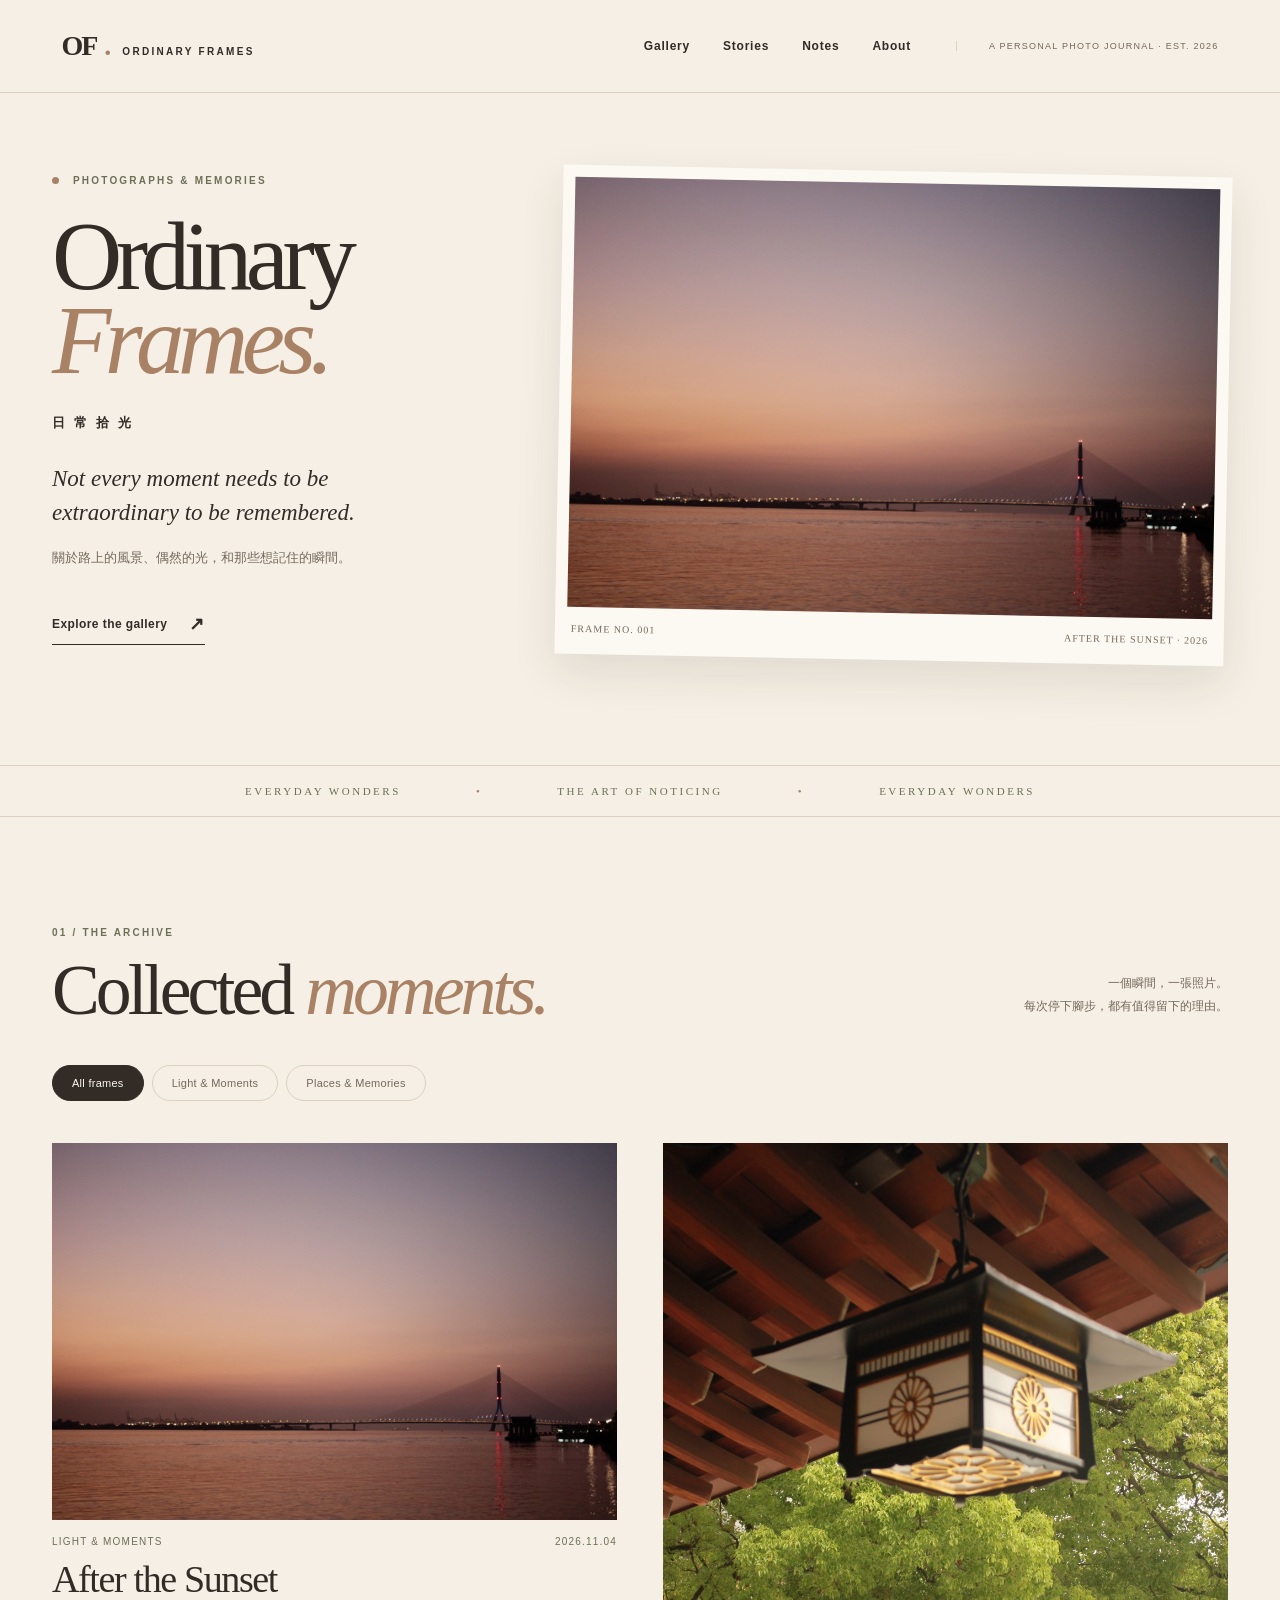
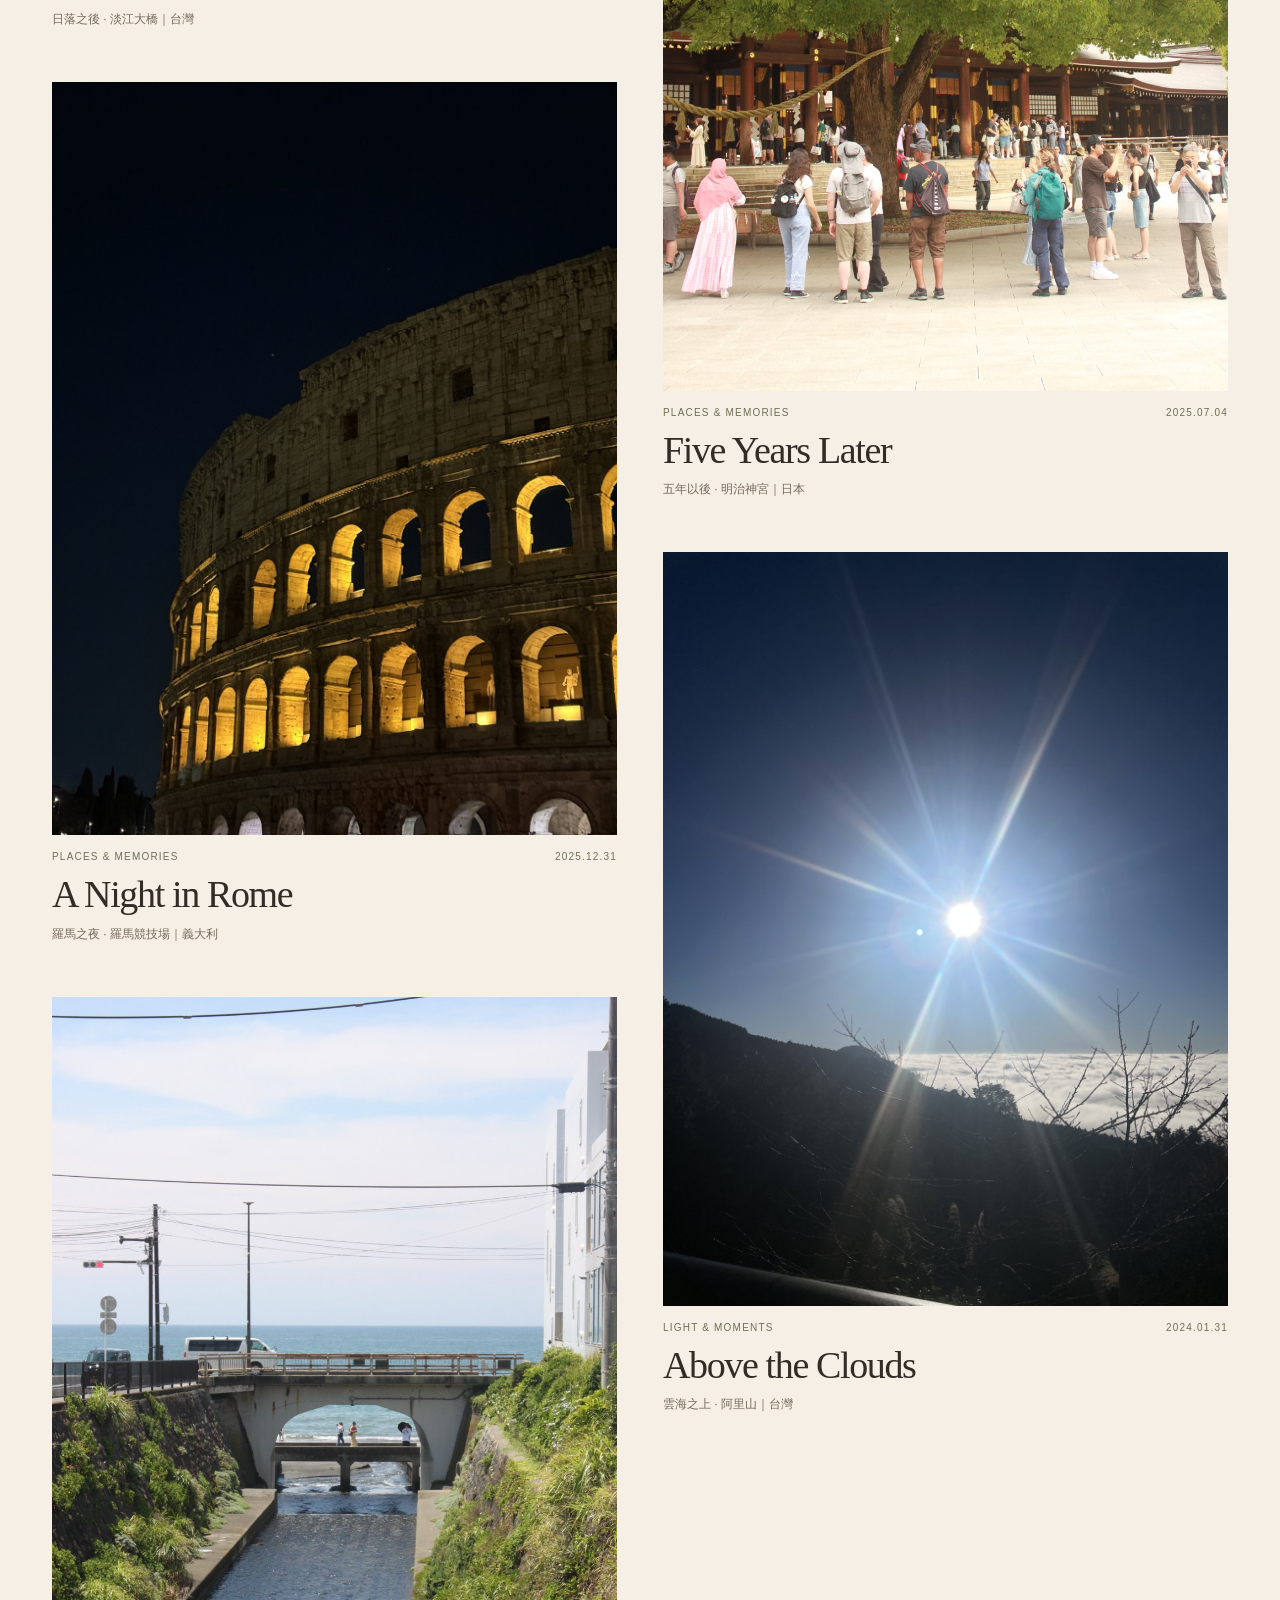
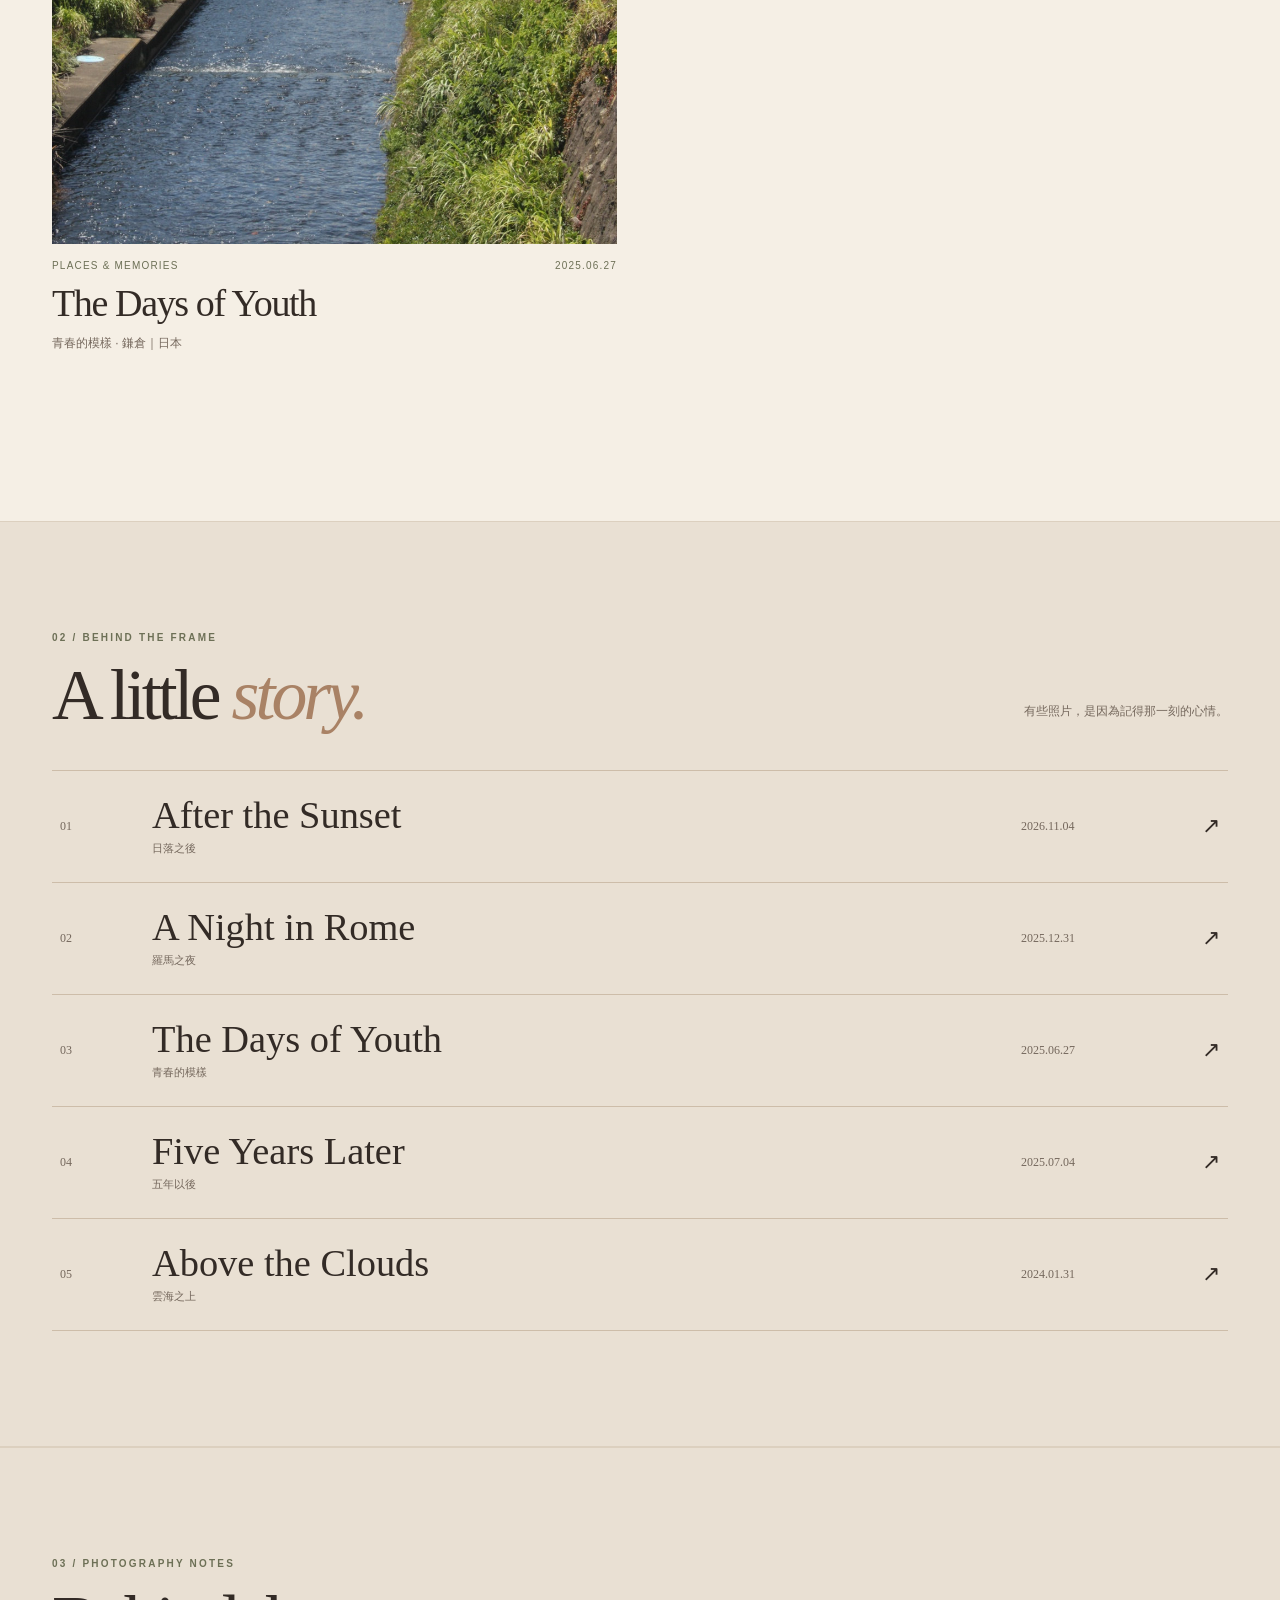
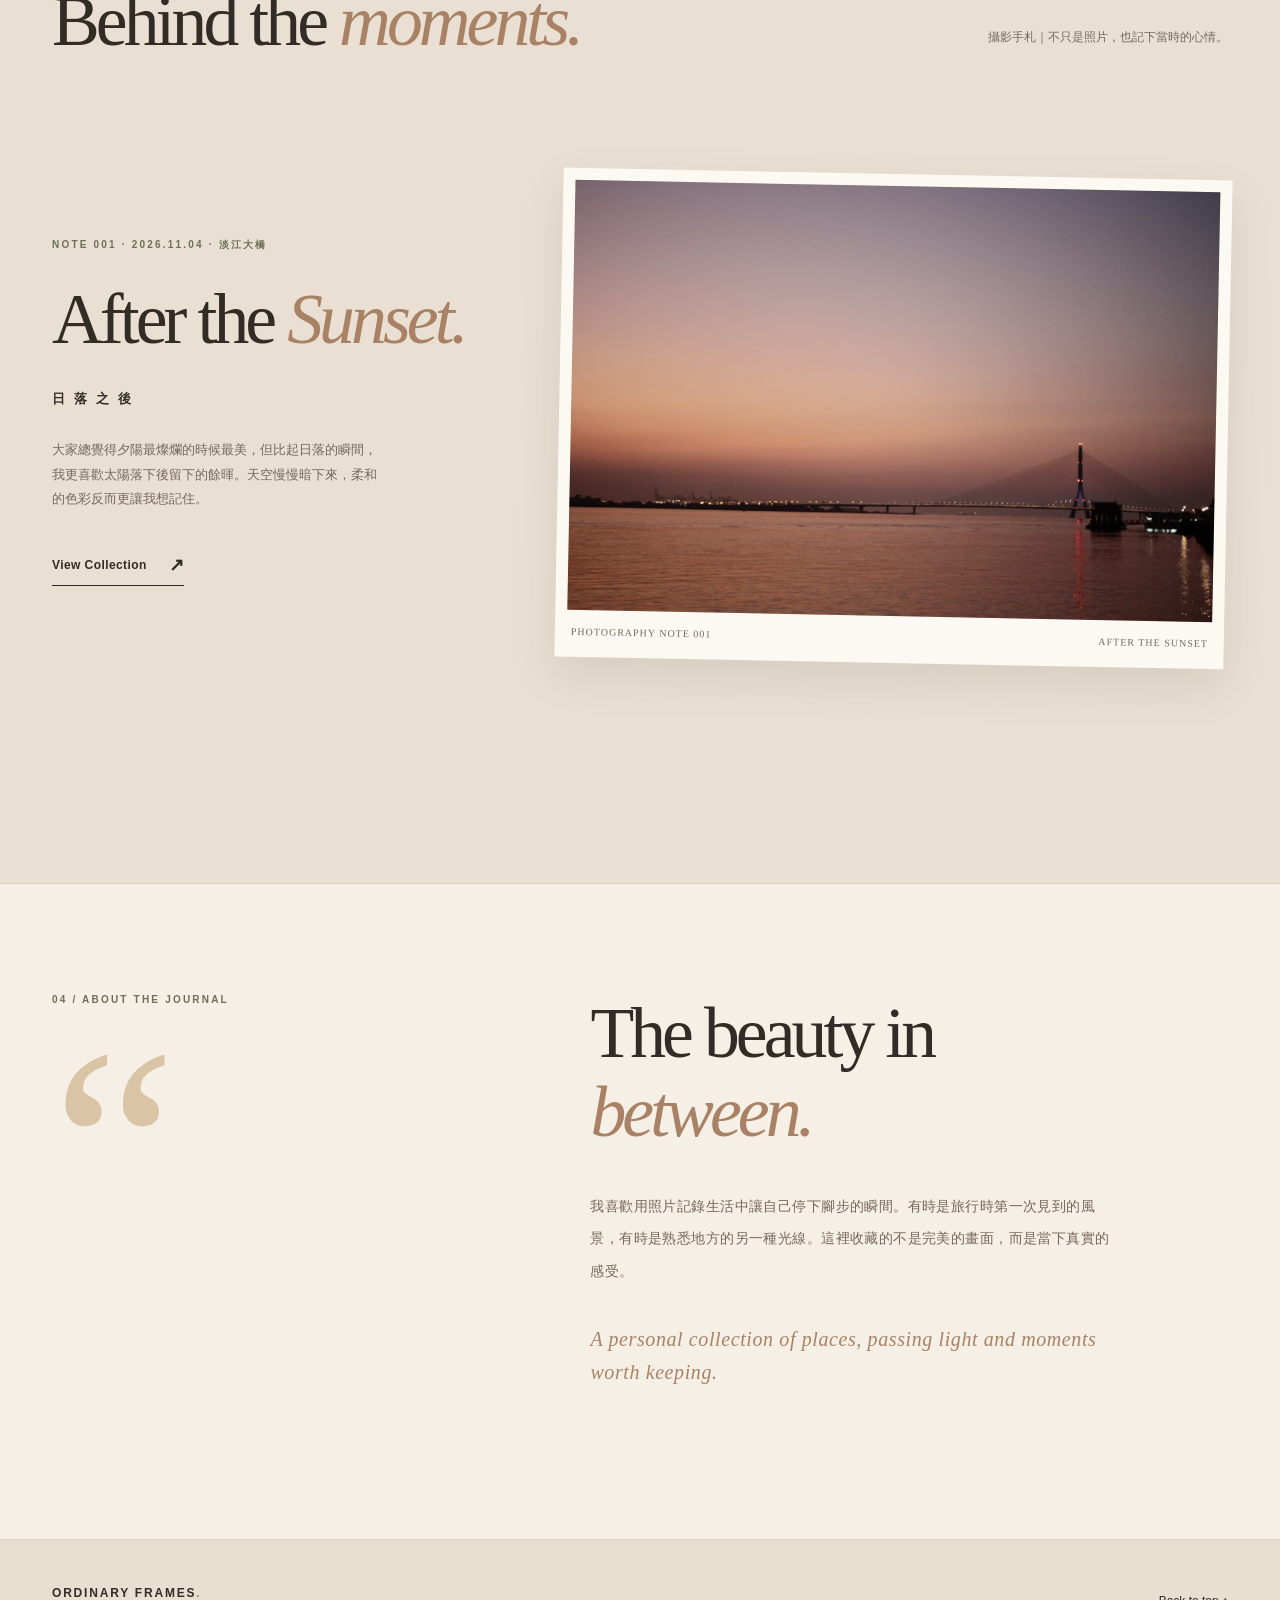
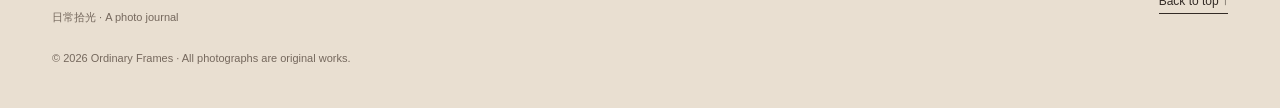
<file: index.html>
<!doctype html>
<html lang="zh-Hant">
<head>
  <meta charset="utf-8">
  <meta name="viewport" content="width=device-width, initial-scale=1">
  <meta name="theme-color" content="#f5efe5">
  <meta name="description" content="Ordinary Frames 日常拾光，收藏旅途中與生活裡值得記得的瞬間。">
  <title>Ordinary Frames — 日常拾光</title>
  <link rel="stylesheet" href="css/style.css">
  <script src="js/main.js" defer></script>
</head>
<body>
  <a class="skip-link" href="#gallery">跳至攝影作品</a>
  <header class="site-header">
    <a class="brand" href="index.html" aria-label="Ordinary Frames 返回首頁">OF<span class="brand-period">.</span><span class="brand-label">ORDINARY FRAMES</span></a>
    <nav class="main-nav" aria-label="主要導覽">
      <a href="#gallery">Gallery</a>
      <a href="#stories">Stories</a>
      <a href="#notes">Notes</a>
      <a href="#about">About</a>
    </nav>
    <span class="top-note">A PERSONAL PHOTO JOURNAL · EST. 2026</span>
  </header>
  <main>
    <section class="hero wrap" aria-labelledby="hero-heading">
      <div class="hero-copy">
        <p class="eyebrow"><span class="little-dot"></span> PHOTOGRAPHS & MEMORIES</p>
        <h1 id="hero-heading">Ordinary<br><em>Frames.</em></h1>
        <p class="hero-chinese">日常拾光</p>
        <p class="hero-description">Not every moment needs to be extraordinary to be remembered.</p>
        <p class="hero-description-cn">關於路上的風景、偶然的光，和那些想記住的瞬間。</p>
        <a class="text-link" href="#gallery">Explore the gallery <span aria-hidden="true">↗</span></a>
      </div>
      <figure class="hero-photo">
        <img src="assets/photos/after-the-sunset/after-the-sunset-001.jpg" alt="粉橘色晚霞映照河面與淡江大橋" fetchpriority="high" width="1536" height="1024">
        <figcaption><span>FRAME NO. 001</span><span>AFTER THE SUNSET · 2026</span></figcaption>
      </figure>
    </section>

    <div class="rule-band" aria-hidden="true"><span>EVERYDAY WONDERS</span><span>•</span><span>THE ART OF NOTICING</span><span>•</span><span>EVERYDAY WONDERS</span></div>

    <section class="section wrap" id="gallery" aria-labelledby="gallery-heading">
      <div class="section-head">
        <div><p class="eyebrow">01 / THE ARCHIVE</p><h2 id="gallery-heading">Collected <em>moments.</em></h2></div>
        <p class="section-side">一個瞬間，一張照片。<br>每次停下腳步，都有值得留下的理由。</p>
      </div>
      <div class="filters" role="group" aria-label="攝影作品篩選">
        <button type="button" class="filter active" data-filter="all" aria-pressed="true">All frames</button>
        <button type="button" class="filter" data-filter="light-and-moments" aria-pressed="false">Light & Moments</button>
        <button type="button" class="filter" data-filter="places-and-memories" aria-pressed="false">Places & Memories</button>
      </div>
      <div class="gallery-grid" id="gallery-grid" aria-live="polite"><p class="loading">正在整理攝影作品⋯⋯</p></div>
      <p class="empty" id="gallery-empty" hidden>此分類目前還沒有作品。</p>
    </section>

    <section class="section section-stories" id="stories" aria-labelledby="stories-heading">
      <div class="wrap">
        <div class="section-head"><div><p class="eyebrow">02 / BEHIND THE FRAME</p><h2 id="stories-heading">A little <em>story.</em></h2></div><p class="section-side">有些照片，是因為記得那一刻的心情。</p></div>
        <div class="story-list" id="story-list"><p class="loading">正在讀取故事⋯⋯</p></div>
      </div>
    </section>

    <section class="section section-stories" id="notes" aria-labelledby="notes-heading">
      <div class="wrap">
        <div class="section-head">
          <div>
            <p class="eyebrow">03 / PHOTOGRAPHY NOTES</p>
            <h2 id="notes-heading">Behind the <em>moments.</em></h2>
          </div>
          <p class="section-side">攝影手札｜不只是照片，也記下當時的心情。</p>
        </div>
        <!-- NOTE START: 新增手札時複製一整段 article，並更換內容及圖片路徑。 -->
        <article class="hero" aria-labelledby="note-after-sunset">
          <div class="hero-copy">
            <p class="eyebrow">NOTE 001 · 2026.11.04 · 淡江大橋</p>
            <h2 id="note-after-sunset">After the <em>Sunset.</em></h2>
            <p class="hero-chinese">日落之後</p>
            <p class="hero-description-cn">大家總覺得夕陽最燦爛的時候最美，但比起日落的瞬間，我更喜歡太陽落下後留下的餘暉。天空慢慢暗下來，柔和的色彩反而更讓我想記住。</p>
            <a class="text-link" href="collection.html?slug=after-the-sunset">View Collection <span aria-hidden="true">↗</span></a>
          </div>
          <figure class="hero-photo">
            <img src="assets/photos/after-the-sunset/after-the-sunset-001.jpg" alt="粉橘色餘暉映照淡江大橋與河面" loading="lazy" width="1536" height="1024">
            <figcaption><span>PHOTOGRAPHY NOTE 001</span><span>AFTER THE SUNSET</span></figcaption>
          </figure>
        </article>
        <!-- NOTE END -->
      </div>
    </section>

    <section class="section about-section wrap" id="about" aria-labelledby="about-heading">
      <div><p class="eyebrow">04 / ABOUT THE JOURNAL</p><div class="about-mark" aria-hidden="true">“</div></div>
      <div><h2 id="about-heading">The beauty in<br><em>between.</em></h2><p>我喜歡用照片記錄生活中讓自己停下腳步的瞬間。有時是旅行時第一次見到的風景，有時是熟悉地方的另一種光線。這裡收藏的不是完美的畫面，而是當下真實的感受。</p><p class="about-en">A personal collection of places, passing light and moments worth keeping.</p></div>
    </section>
  </main>
  <footer class="footer"><div class="wrap footer-inner"><div><strong>ORDINARY FRAMES<span class="brand-period">.</span></strong><p>日常拾光 · A photo journal</p></div><a href="#hero-heading" class="back-top">Back to top ↑</a><p>© 2026 Ordinary Frames · All photographs are original works.</p></div></footer>

  <dialog class="lightbox" id="lightbox" aria-label="放大檢視攝影作品">
    <div class="lightbox-inner"><button class="close-lightbox" id="lightbox-close" type="button" aria-label="關閉放大照片">×</button><button type="button" id="lightbox-prev" class="lightbox-arrow" aria-label="上一張">‹</button><figure><img id="lightbox-img" alt=""><figcaption id="lightbox-caption"></figcaption></figure><button type="button" id="lightbox-next" class="lightbox-arrow" aria-label="下一張">›</button></div>
  </dialog>
</body>
</html>
</file>
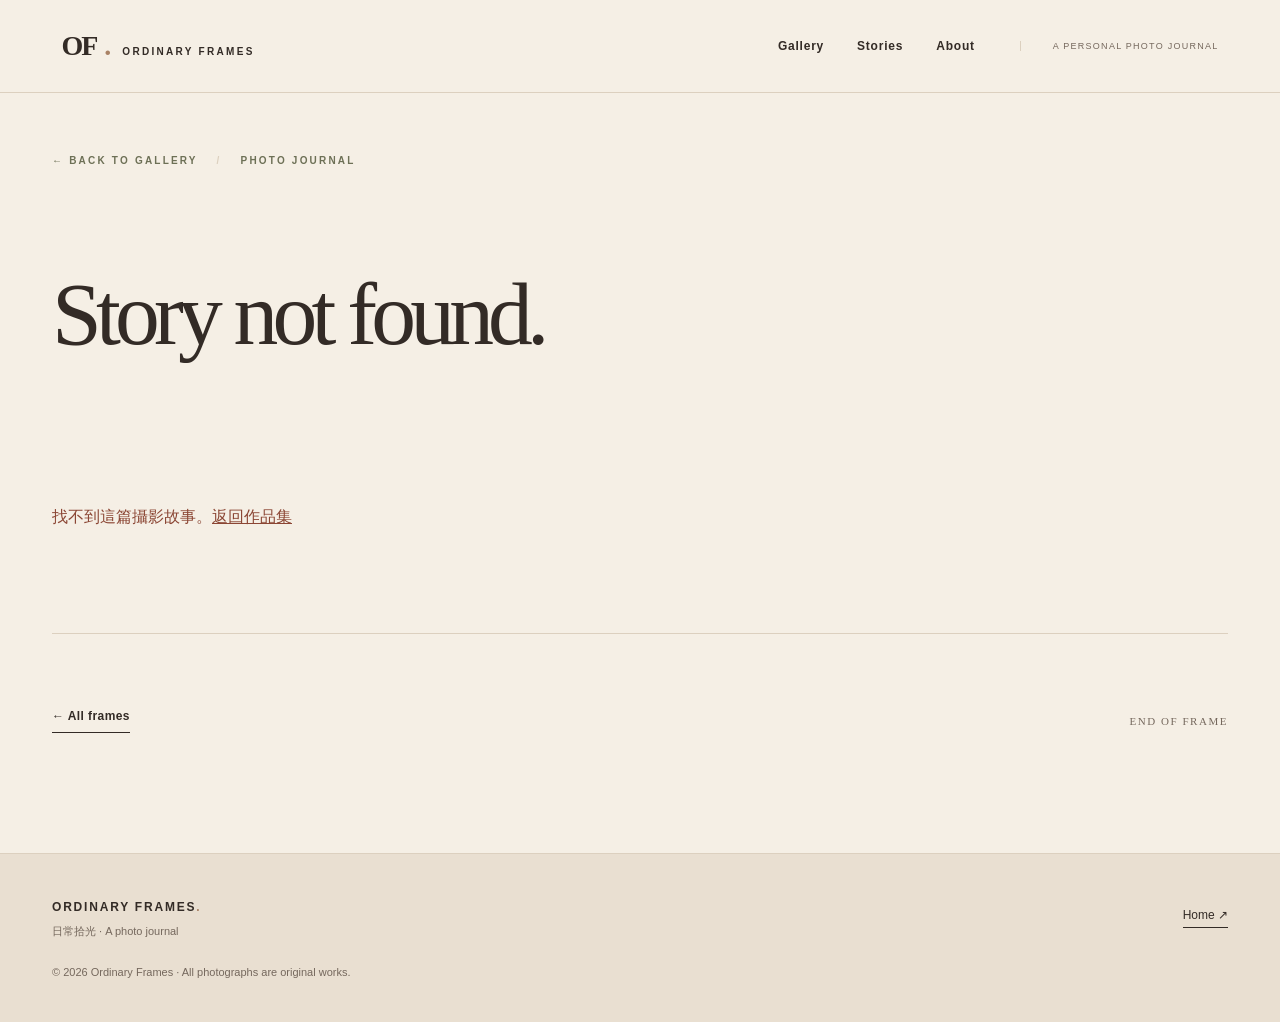
<file: collection.html>
<!doctype html>
<html lang="zh-Hant">
<head>
  <meta charset="utf-8"><meta name="viewport" content="width=device-width, initial-scale=1"><meta name="theme-color" content="#f5efe5">
  <title>Photo Story — Ordinary Frames</title>
  <link rel="stylesheet" href="css/style.css">
  <script src="js/collection.js" defer></script>
</head>
<body>
  <a class="skip-link" href="#collection-content">跳至攝影作品</a>
  <header class="site-header"><a class="brand" href="index.html" aria-label="返回首頁">OF<span class="brand-period">.</span><span class="brand-label">ORDINARY FRAMES</span></a><nav class="main-nav" aria-label="主要導覽"><a href="index.html#gallery">Gallery</a><a href="index.html#stories">Stories</a><a href="index.html#about">About</a></nav><span class="top-note">A PERSONAL PHOTO JOURNAL</span></header>
  <main class="collection-main wrap" id="collection-content">
    <p class="eyebrow"><a class="crumb" href="index.html#gallery">← BACK TO GALLERY</a> <span class="crumb-separator">/</span> <span id="collection-category">PHOTO JOURNAL</span></p>
    <header class="collection-heading"><div><p class="eyebrow" id="collection-date"></p><h1 id="collection-title">Loading story...</h1><p class="collection-subtitle" id="collection-subtitle"></p></div><p class="collection-intro" id="collection-description"></p></header>
    <div id="collection-photos" class="collection-photos"></div>
    <p id="collection-error" class="error-state" hidden>找不到這篇攝影故事。<a href="index.html#gallery">返回作品集</a></p>
    <div class="collection-bottom"><a class="text-link" href="index.html#gallery">← All frames</a><span>END OF FRAME</span></div>
  </main>
  <footer class="footer"><div class="wrap footer-inner"><div><strong>ORDINARY FRAMES<span class="brand-period">.</span></strong><p>日常拾光 · A photo journal</p></div><a class="back-top" href="index.html">Home ↗</a><p>© 2026 Ordinary Frames · All photographs are original works.</p></div></footer>
</body>
</html>
</file>
<file: css/style.css>
/* Ordinary Frames / Photo journal design system
   Colours, typography and layout are governed by AGENTS.md. */
:root {
  --paper: #F5EFE5;
  --paper-light: #FCF9F2;
  --sand: #D9C4A5;
  --clay: #A98265;
  --moss: #6D7056;
  --ink: #332B26;
  --muted: #75685D;
  --line: #DCD0BF;
  --serif: "Iowan Old Style", "Baskerville", "Times New Roman", Georgia, serif;
  --sans: "Noto Sans TC", "PingFang TC", "Microsoft JhengHei", Arial, sans-serif;
}
* { box-sizing: border-box; }
html { scroll-behavior: smooth; }
body { background: var(--paper); color: var(--ink); font-family: var(--sans); margin: 0; -webkit-font-smoothing: antialiased; }
img { display: block; max-width: 100%; }
a { color: inherit; }
button, a { -webkit-tap-highlight-color: transparent; }
button { font: inherit; }
button:focus-visible, a:focus-visible { outline: 3px solid var(--moss); outline-offset: 5px; }
::selection { background: #c8b093; color: var(--ink); }
[hidden] { display: none !important; }
.wrap { width: min(1320px, calc(100% - 104px)); margin: 0 auto; }
.skip-link { position: absolute; top: -100px; left: 20px; background: var(--ink); color: white; padding: 12px; z-index: 20; }
.skip-link:focus { top: 12px; }

.site-header { min-height: 93px; padding: 20px 4.8%; display: flex; align-items: center; gap: 45px; border-bottom: 1px solid var(--line); background: var(--paper); }
.brand { display: inline-flex; align-items: baseline; gap: 8px; text-decoration: none; white-space: nowrap; }
.brand:first-letter { color: var(--clay); }
.brand { font-family: var(--serif); font-size: 28px; line-height: 1; letter-spacing: -2px; font-weight: bold; }
.brand-period { color: var(--clay); }
.brand-label { margin-left: 5px; font-family: var(--sans); font-size: 10px; font-weight: 700; letter-spacing: .23em; }
.main-nav { display: flex; gap: 33px; align-items: center; margin-left: auto; }
.main-nav a { font-size: 12px; font-weight: 600; text-decoration: none; letter-spacing: .065em; padding: 8px 0; }
.main-nav a:hover { color: var(--clay); }
.top-note { border-left: 1px solid var(--line); padding-left: 32px; color: var(--muted); font-size: 9px; letter-spacing: .14em; white-space: nowrap; }

.hero { display: grid; grid-template-columns: minmax(0, .78fr) minmax(0, 1.22fr); align-items: center; gap: 6.7%; padding-top: 78px; padding-bottom: 105px; }
.hero-copy { padding-bottom: 12px; }
.eyebrow { font-size: 10px; letter-spacing: .22em; font-weight: 700; text-transform: uppercase; color: var(--moss); margin: 0 0 28px; }
.little-dot { display: inline-block; height: 7px; width: 7px; background: var(--clay); border-radius: 50%; margin-right: 9px; }
.hero h1 { font: 400 clamp(68px, 7.6vw, 136px)/.87 var(--serif); letter-spacing: -.068em; margin: 0; }
.hero h1 em, .section h2 em, .about-section h2 em { color: var(--clay); font-weight: 400; }
.hero-chinese { margin: 31px 0 30px; font-size: 13px; font-weight: 600; letter-spacing: .7em; }
.hero-description { font-family: var(--serif); font-size: clamp(17px, 2vw, 23px); font-style: italic; max-width: 330px; line-height: 1.5; margin: 0 0 15px; }
.hero-description-cn { color: var(--muted); font-size: 13px; line-height: 1.9; max-width: 330px; margin: 0 0 42px; }
.text-link { display: inline-flex; align-items: center; gap: 22px; border-bottom: 1px solid var(--ink); text-decoration: none; padding-bottom: 9px; font-size: 12px; font-weight: 650; letter-spacing: .035em; }
.text-link:hover { color: var(--clay); border-color: var(--clay); }
.text-link span { font-size: 18px; }
.hero-photo { margin: 0; padding: 12px 12px 0; background: var(--paper-light); box-shadow: 0 18px 45px rgba(54,38,24,.105); transform: rotate(1.1deg); }
.hero-photo img { width: 100%; height: auto; aspect-ratio: 3 / 2; object-fit: contain; background: #efe2d1; }
.hero-photo figcaption { padding: 16px 4px 20px; display: flex; justify-content: space-between; gap: 12px; font-family: var(--serif); font-size: 10px; letter-spacing: .1em; color: var(--muted); }
.rule-band { display: flex; justify-content: center; gap: min(6vw, 75px); overflow: hidden; border-top: 1px solid var(--line); border-bottom: 1px solid var(--line); padding: 19px 30px; font-family: var(--serif); color: var(--moss); white-space: nowrap; letter-spacing: .23em; font-size: 11px; }
.rule-band span:nth-child(2), .rule-band span:nth-child(4) { color: var(--clay); }
.section { padding-top: 110px; padding-bottom: 115px; }
.section-head { display: flex; align-items: end; justify-content: space-between; gap: 30px; padding-bottom: 35px; }
.section-head .eyebrow { margin-bottom: 13px; }
.section h2, .about-section h2 { margin: 0; font: 400 clamp(44px, 5.6vw, 80px)/1.1 var(--serif); letter-spacing: -.055em; }
.section-side { font-size: 12px; line-height: 1.9; color: var(--muted); max-width: 280px; text-align: right; }
.filters { display: flex; align-items: center; flex-wrap: wrap; gap: 8px; margin-bottom: 42px; }
.filter { cursor: pointer; border: 1px solid var(--line); background: transparent; color: var(--muted); border-radius: 100px; padding: 11px 19px; font-size: 11px; letter-spacing: .025em; transition: background .18s, color .18s, border-color .18s; }
.filter:hover { border-color: var(--clay); }
.filter.active { background: var(--ink); color: var(--paper-light); border-color: var(--ink); }
.gallery-grid { columns: 2; column-gap: 46px; }
.photo-card { break-inside: avoid; display: inline-block; width: 100%; margin: 0 0 54px; vertical-align: top; }
.photo-image-button { display: block; padding: 0; margin: 0; width: 100%; border: none; background: #e4d7c5; text-align: left; cursor: zoom-in; overflow: hidden; }
.photo-image-button img { width: 100%; height: auto; object-fit: contain; transition: transform .55s cubic-bezier(.2,.7,.2,1); }
.photo-image-button:hover img { transform: scale(1.025); }
.card-meta { display: flex; flex-wrap: wrap; justify-content: space-between; gap: 10px; margin-top: 16px; color: var(--moss); font-size: 10px; letter-spacing: .12em; text-transform: uppercase; }
.card-title { display: inline-block; font: 400 clamp(26px, 3vw, 38px)/1.1 var(--serif); letter-spacing: -.036em; text-decoration: none; margin-top: 12px; }
.card-title:hover { color: var(--clay); }
.card-subtitle { font-size: 12px; color: var(--muted); margin: 10px 0 0; }
.loading, .empty { font-size: 13px; color: var(--muted); padding: 30px 0; }
.section-stories { background: #e9e0d3; border-top: 1px solid var(--line); border-bottom: 1px solid var(--line); }
.story-list { border-top: 1px solid #cdbda9; }
.story-row { display: grid; grid-template-columns: 70px minmax(0, 1fr) 145px 32px; gap: 22px; align-items: center; min-height: 112px; padding: 16px 8px; border-bottom: 1px solid #cdbda9; text-decoration: none; transition: padding .2s, color .2s; }
.story-row:hover { padding-left: 20px; color: #9a7153; }
.story-no, .story-date { color: var(--muted); font-family: var(--serif); font-size: 12px; }
.story-name { display: flex; flex-direction: column; gap: 7px; }
.story-name strong { font: 400 clamp(24px, 3vw, 39px)/1 var(--serif); }
.story-name small { font-size: 11px; color: var(--muted); }
.story-arrow { font-family: var(--serif); font-size: 22px; justify-self: end; }
.about-section { display: grid; grid-template-columns: minmax(0,.66fr) minmax(0,1fr); gap: 10%; padding-bottom: 130px; }
.about-mark { font: 280px/.8 var(--serif); color: var(--sand); margin-top: 30px; }
.about-section h2 { margin-bottom: 38px; }
.about-section p:not(.eyebrow) { max-width: 530px; line-height: 2.35; letter-spacing: .03em; color: var(--muted); font-size: 14px; }
.about-section .about-en { margin-top: 35px; font-family: var(--serif); font-style: italic; color: var(--clay) !important; font-size: 20px !important; line-height: 1.65 !important; }
.footer { border-top: 1px solid var(--line); background: #E9DFD1; }
.footer-inner { display: grid; grid-template-columns: minmax(0,1fr) auto; align-items: center; padding-top: 43px; padding-bottom: 44px; gap: 15px; }
.footer strong { font-size: 12px; letter-spacing: .15em; }
.footer p { color: var(--muted); font-size: 11px; margin: 9px 0 0; }
.footer-inner > p { grid-column: 1 / -1; margin: 12px 0 0; }
.back-top { font-size: 12px; text-decoration: none; border-bottom: 1px solid currentColor; padding-bottom: 5px; }
.lightbox { border: none; padding: 0; width: min(1150px, 96vw); max-height: 96vh; background: #221f1a; color: white; overflow: visible; }
.lightbox::backdrop { background: rgba(15, 13, 12, .94); }
.lightbox-inner { display: grid; grid-template-columns: 54px minmax(0,1fr) 54px; align-items: center; padding: 30px 10px 18px; gap: 6px; }
.lightbox-inner figure { margin: 0; text-align: center; min-width: 0; }
.lightbox-inner img { margin: auto; width: auto; height: auto; max-height: calc(91vh - 110px); max-width: 100%; object-fit: contain; }
.lightbox-inner figcaption { margin: 14px 0 0; font-family: var(--serif); font-size: 13px; color: #ded2c4; }
.lightbox-arrow, .close-lightbox { background: transparent; color: white; border: none; cursor: pointer; }
.lightbox-arrow { font: 40px var(--serif); }
.close-lightbox { position: absolute; top: 1px; right: 15px; font-size: 32px; z-index: 2; }

.collection-main { min-height: 75vh; padding-top: 62px; padding-bottom: 120px; }
.crumb { text-decoration: none; }
.crumb:hover { color: var(--clay); }
.crumb-separator { margin: 0 14px; color: var(--line); }
.collection-heading { display: grid; grid-template-columns: 1fr minmax(250px,.6fr); gap: 5%; margin: 80px 0 72px; align-items: end; }
.collection-heading .eyebrow { margin: 0 0 25px; }
.collection-heading h1 { font: 400 clamp(54px, 7vw, 112px)/.95 var(--serif); letter-spacing: -.065em; margin: 0 0 23px; overflow-wrap: anywhere; }
.collection-subtitle { font-size: 17px; letter-spacing: .18em; color: var(--clay); }
.collection-intro { font-size: 14px; line-height: 2.35; color: var(--muted); margin: 0; }
.collection-photos { display: grid; gap: 48px; }
.collection-figure { display: flex; align-items: center; flex-direction: column; margin: 0; }
.collection-figure img { width: auto; height: auto; max-height: 82vh; max-width: 100%; object-fit: contain; box-shadow: 0 17px 38px rgba(56,41,31,.085); }
.collection-figure figcaption { width: min(100%, 900px); padding: 16px 2px; font: 12px var(--serif); color: var(--muted); text-align: left; }
.collection-bottom { display: flex; justify-content: space-between; align-items: center; gap: 20px; padding-top: 75px; margin-top: 65px; border-top: 1px solid var(--line); }
.collection-bottom > span { font: 11px var(--serif); letter-spacing: .14em; color: var(--muted); }
.error-state { padding: 40px 0; color: #8b4634; }

@media (max-width: 1100px) {
  .wrap { width: min(100% - 64px, 960px); }
  .site-header { gap: 20px; }
  .top-note { display: none; }
  .hero { gap: 4%; }
  .hero h1 { font-size: clamp(65px, 8vw, 95px); }
}
@media (max-width: 730px) {
  .wrap { width: calc(100% - 38px); }
  .site-header { min-height: 74px; padding: 16px 19px; flex-wrap: wrap; gap: 9px; }
  .brand { font-size: 25px; }
  .brand-label { font-size: 9px; }
  .main-nav { gap: 21px; margin-left: auto; }
  .main-nav a { font-size: 11px; }
  .hero { display: flex; flex-direction: column; align-items: stretch; padding-top: 65px; padding-bottom: 75px; }
  .hero-copy { padding-bottom: 50px; }
  .hero h1 { font-size: clamp(71px, 14vw, 110px); }
  .hero-chinese { margin: 26px 0; }
  .hero-description-cn { margin-bottom: 26px; }
  .hero-photo { margin: 0 4px; }
  .rule-band { gap: 35px; font-size: 10px; justify-content: flex-start; }
  .section { padding-top: 78px; padding-bottom: 82px; }
  .section-head { align-items: start; flex-direction: column; gap: 6px; padding-bottom: 30px; }
  .section-side { text-align: left; max-width: 100%; }
  .gallery-grid { columns: 1; }
  .photo-card { margin-bottom: 43px; }
  .story-row { grid-template-columns: 34px minmax(0,1fr) 25px; min-height: 95px; gap: 12px; }
  .story-date { display: none; }
  .story-name strong { font-size: clamp(23px, 6vw, 33px); }
  .about-section { grid-template-columns: 1fr; gap: 0; }
  .about-mark { display: none; }
  .about-section h2 { font-size: 60px; }
  .collection-main { padding-top: 42px; }
  .collection-heading { grid-template-columns: 1fr; gap: 25px; margin: 53px 0 45px; }
  .collection-heading h1 { font-size: clamp(54px, 12vw, 90px); }
  .lightbox-inner { grid-template-columns: 30px minmax(0,1fr) 30px; padding: 43px 3px 13px; gap: 0; }
  .lightbox-arrow { font-size: 30px; }
  .lightbox-inner img { max-height: calc(88vh - 95px); }
  .lightbox-inner figcaption { font-size: 11px; padding: 0 4px; }
}
@media (max-width: 390px) {
  .main-nav { width: 100%; justify-content: flex-start; margin-left: 0; gap: 27px; }
  .hero h1 { font-size: 65px; }
}
@media (prefers-reduced-motion: reduce) {
  *, *::before, *::after { scroll-behavior: auto !important; transition: none !important; animation: none !important; }
}
</file>
